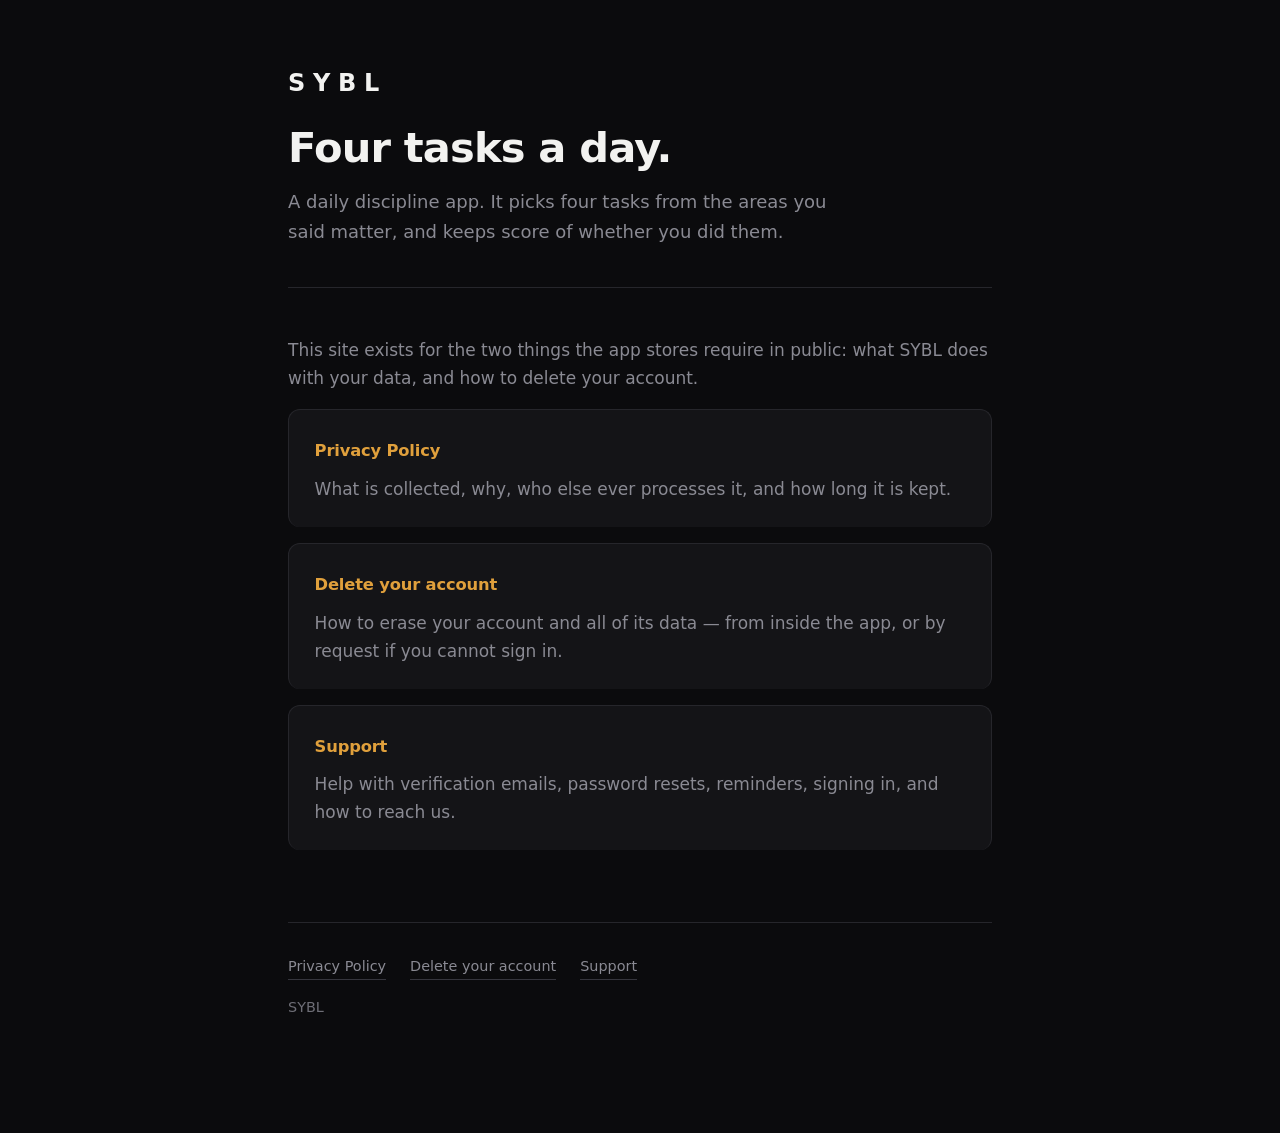
<file: index.html>
<!doctype html>
<html lang="en">
  <head>
    <meta charset="utf-8" />
    <meta name="viewport" content="width=device-width, initial-scale=1" />
    <title>SYBL</title>
    <meta
      name="description"
      content="SYBL — a daily discipline app. Privacy policy and account deletion."
    />
    <link rel="stylesheet" href="style.css" />
  </head>
  <body>
    <a class="skip" href="#main">Skip to content</a>
    <div class="wrap">
      <header class="masthead">
        <p class="wordmark">SYBL</p>
        <h1>Four tasks a day.</h1>
        <p class="lede">
          A daily discipline app. It picks four tasks from the areas you said
          matter, and keeps score of whether you did them.
        </p>
      </header>

      <main id="main">
        <p class="muted">
          This site exists for the two things the app stores require in public:
          what SYBL does with your data, and how to delete your account.
        </p>

        <a class="card card-link" href="privacy/">
          <h2>Privacy Policy</h2>
          <p class="muted">
            What is collected, why, who else ever processes it, and how long it
            is kept.
          </p>
        </a>

        <a class="card card-link" href="delete-account/">
          <h2>Delete your account</h2>
          <p class="muted">
            How to erase your account and all of its data — from inside the app,
            or by request if you cannot sign in.
          </p>
        </a>

        <a class="card card-link" href="support/">
          <h2>Support</h2>
          <p class="muted">
            Help with verification emails, password resets, reminders, signing
            in, and how to reach us.
          </p>
        </a>
      </main>

      <footer>
        <nav>
          <a href="privacy/">Privacy Policy</a>
          <a href="delete-account/">Delete your account</a>
          <a href="support/">Support</a>
        </nav>
        <p>SYBL</p>
      </footer>
    </div>
  </body>
</html>
</file>
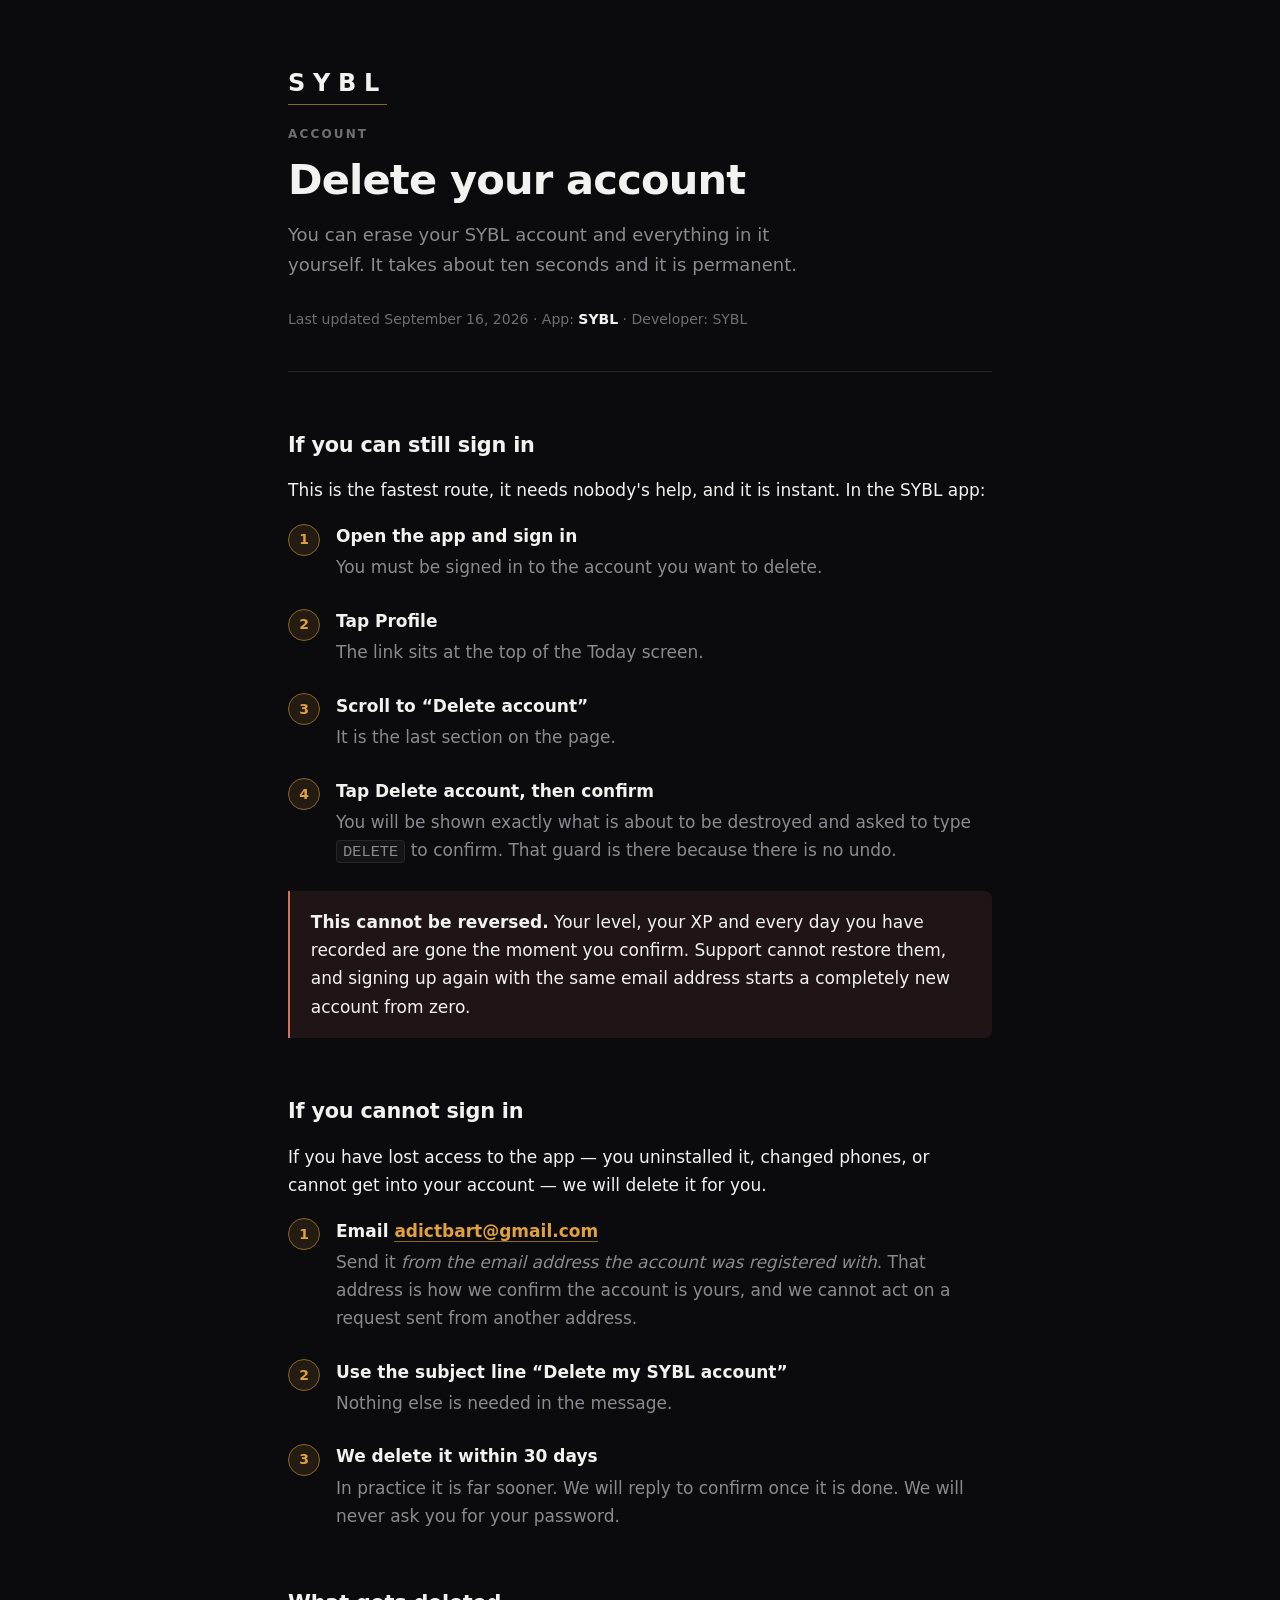
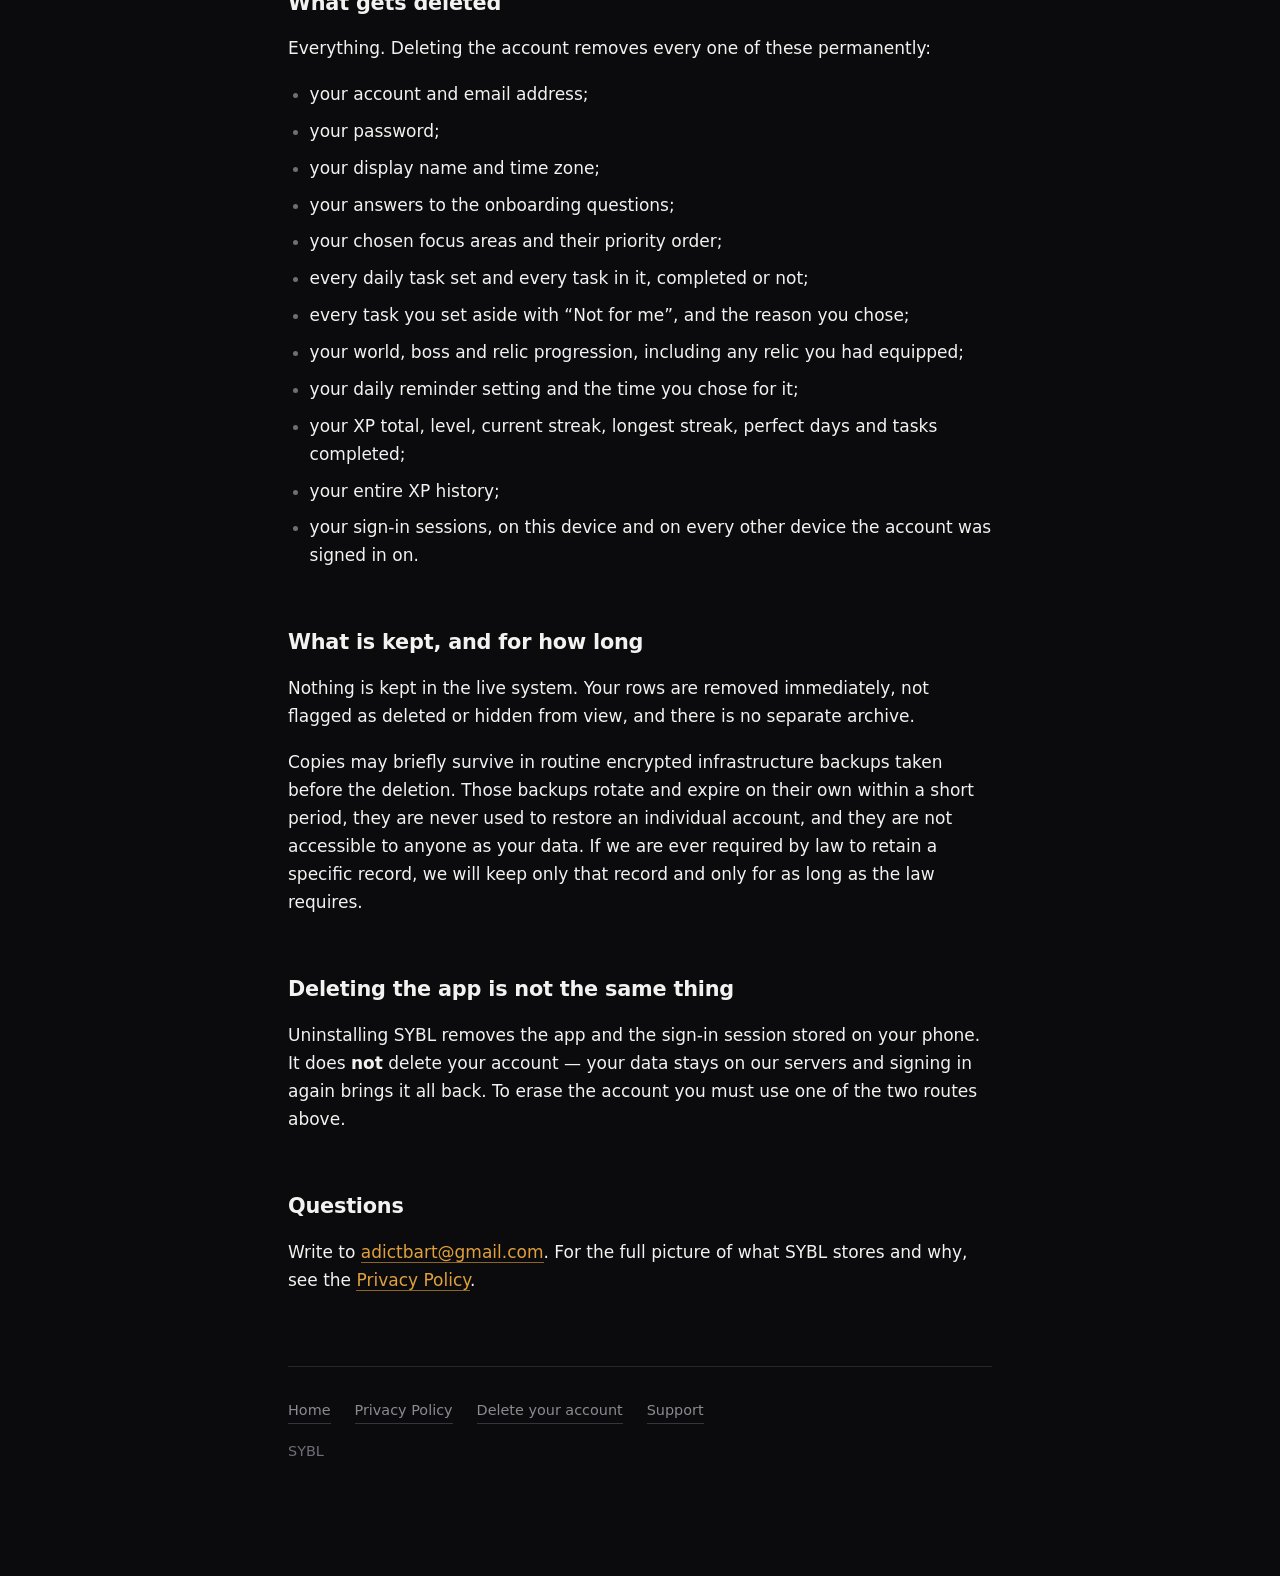
<file: delete-account/index.html>
<!doctype html>
<html lang="en">
  <head>
    <meta charset="utf-8" />
    <meta name="viewport" content="width=device-width, initial-scale=1" />
    <title>Delete your SYBL account</title>
    <meta
      name="description"
      content="How to delete your SYBL account and all of its data, from inside the app or by request."
    />
    <link rel="stylesheet" href="../style.css" />
  </head>
  <body>
    <a class="skip" href="#main">Skip to content</a>
    <div class="wrap">
      <header class="masthead">
        <a class="wordmark" href="../">SYBL</a>
        <p class="eyebrow">Account</p>
        <h1>Delete your account</h1>
        <p class="lede">
          You can erase your SYBL account and everything in it yourself. It
          takes about ten seconds and it is permanent.
        </p>
        <p class="updated">
          Last updated September 16, 2026 · App: <strong>SYBL</strong>
          · Developer: SYBL
        </p>
      </header>

      <main id="main">
        <h2>If you can still sign in</h2>
        <p>
          This is the fastest route, it needs nobody's help, and it is
          instant. In the SYBL app:
        </p>

        <ol class="steps">
          <li>
            <strong>Open the app and sign in</strong>
            <p>You must be signed in to the account you want to delete.</p>
          </li>
          <li>
            <strong>Tap Profile</strong>
            <p>The link sits at the top of the Today screen.</p>
          </li>
          <li>
            <strong>Scroll to &ldquo;Delete account&rdquo;</strong>
            <p>It is the last section on the page.</p>
          </li>
          <li>
            <strong>Tap Delete account, then confirm</strong>
            <p>
              You will be shown exactly what is about to be destroyed and asked
              to type <code>DELETE</code> to confirm. That guard is there
              because there is no undo.
            </p>
          </li>
        </ol>

        <div class="notice warn">
          <p>
            <strong>This cannot be reversed.</strong> Your level, your XP and
            every day you have recorded are gone the moment you confirm.
            Support cannot restore them, and signing up again with the same
            email address starts a completely new account from zero.
          </p>
        </div>

        <h2>If you cannot sign in</h2>
        <p>
          If you have lost access to the app — you uninstalled it, changed
          phones, or cannot get into your account — we will delete it for you.
        </p>
        <ol class="steps">
          <li>
            <strong>Email <a href="mailto:adictbart@gmail.com">adictbart@gmail.com</a></strong>
            <p>
              Send it <em>from the email address the account was registered
              with</em>. That address is how we confirm the account is yours,
              and we cannot act on a request sent from another address.
            </p>
          </li>
          <li>
            <strong>Use the subject line &ldquo;Delete my SYBL account&rdquo;</strong>
            <p>Nothing else is needed in the message.</p>
          </li>
          <li>
            <strong>We delete it within 30 days</strong>
            <p>
              In practice it is far sooner. We will reply to confirm once it is
              done. We will never ask you for your password.
            </p>
          </li>
        </ol>

        <h2>What gets deleted</h2>
        <p>
          Everything. Deleting the account removes every one of these
          permanently:
        </p>
        <ul>
          <li>your account and email address;</li>
          <li>your password;</li>
          <li>your display name and time zone;</li>
          <li>your answers to the onboarding questions;</li>
          <li>your chosen focus areas and their priority order;</li>
          <li>every daily task set and every task in it, completed or not;</li>
          <li>
            every task you set aside with &ldquo;Not for me&rdquo;, and the
            reason you chose;
          </li>
          <li>
            your world, boss and relic progression, including any relic you had
            equipped;
          </li>
          <li>your daily reminder setting and the time you chose for it;</li>
          <li>
            your XP total, level, current streak, longest streak, perfect days
            and tasks completed;
          </li>
          <li>your entire XP history;</li>
          <li>
            your sign-in sessions, on this device and on every other device the
            account was signed in on.
          </li>
        </ul>

        <h2>What is kept, and for how long</h2>
        <p>
          Nothing is kept in the live system. Your rows are removed
          immediately, not flagged as deleted or hidden from view, and there is
          no separate archive.
        </p>
        <p>
          Copies may briefly survive in routine encrypted infrastructure
          backups taken before the deletion. Those backups rotate and expire on
          their own within a short period, they are never used to restore an
          individual account, and they are not accessible to anyone as your
          data. If we are ever required by law to retain a specific record, we
          will keep only that record and only for as long as the law requires.
        </p>

        <h2>Deleting the app is not the same thing</h2>
        <p>
          Uninstalling SYBL removes the app and the sign-in session stored on
          your phone. It does <strong>not</strong> delete your account — your
          data stays on our servers and signing in again brings it all back. To
          erase the account you must use one of the two routes above.
        </p>

        <h2>Questions</h2>
        <p>
          Write to <a href="mailto:adictbart@gmail.com">adictbart@gmail.com</a>. For the full
          picture of what SYBL stores and why, see the
          <a href="../privacy/">Privacy Policy</a>.
        </p>
      </main>

      <footer>
        <nav>
          <a href="../">Home</a>
          <a href="../privacy/">Privacy Policy</a>
          <a href="../delete-account/">Delete your account</a>
          <a href="../support/">Support</a>
        </nav>
        <p>SYBL</p>
      </footer>
    </div>
  </body>
</html>
</file>
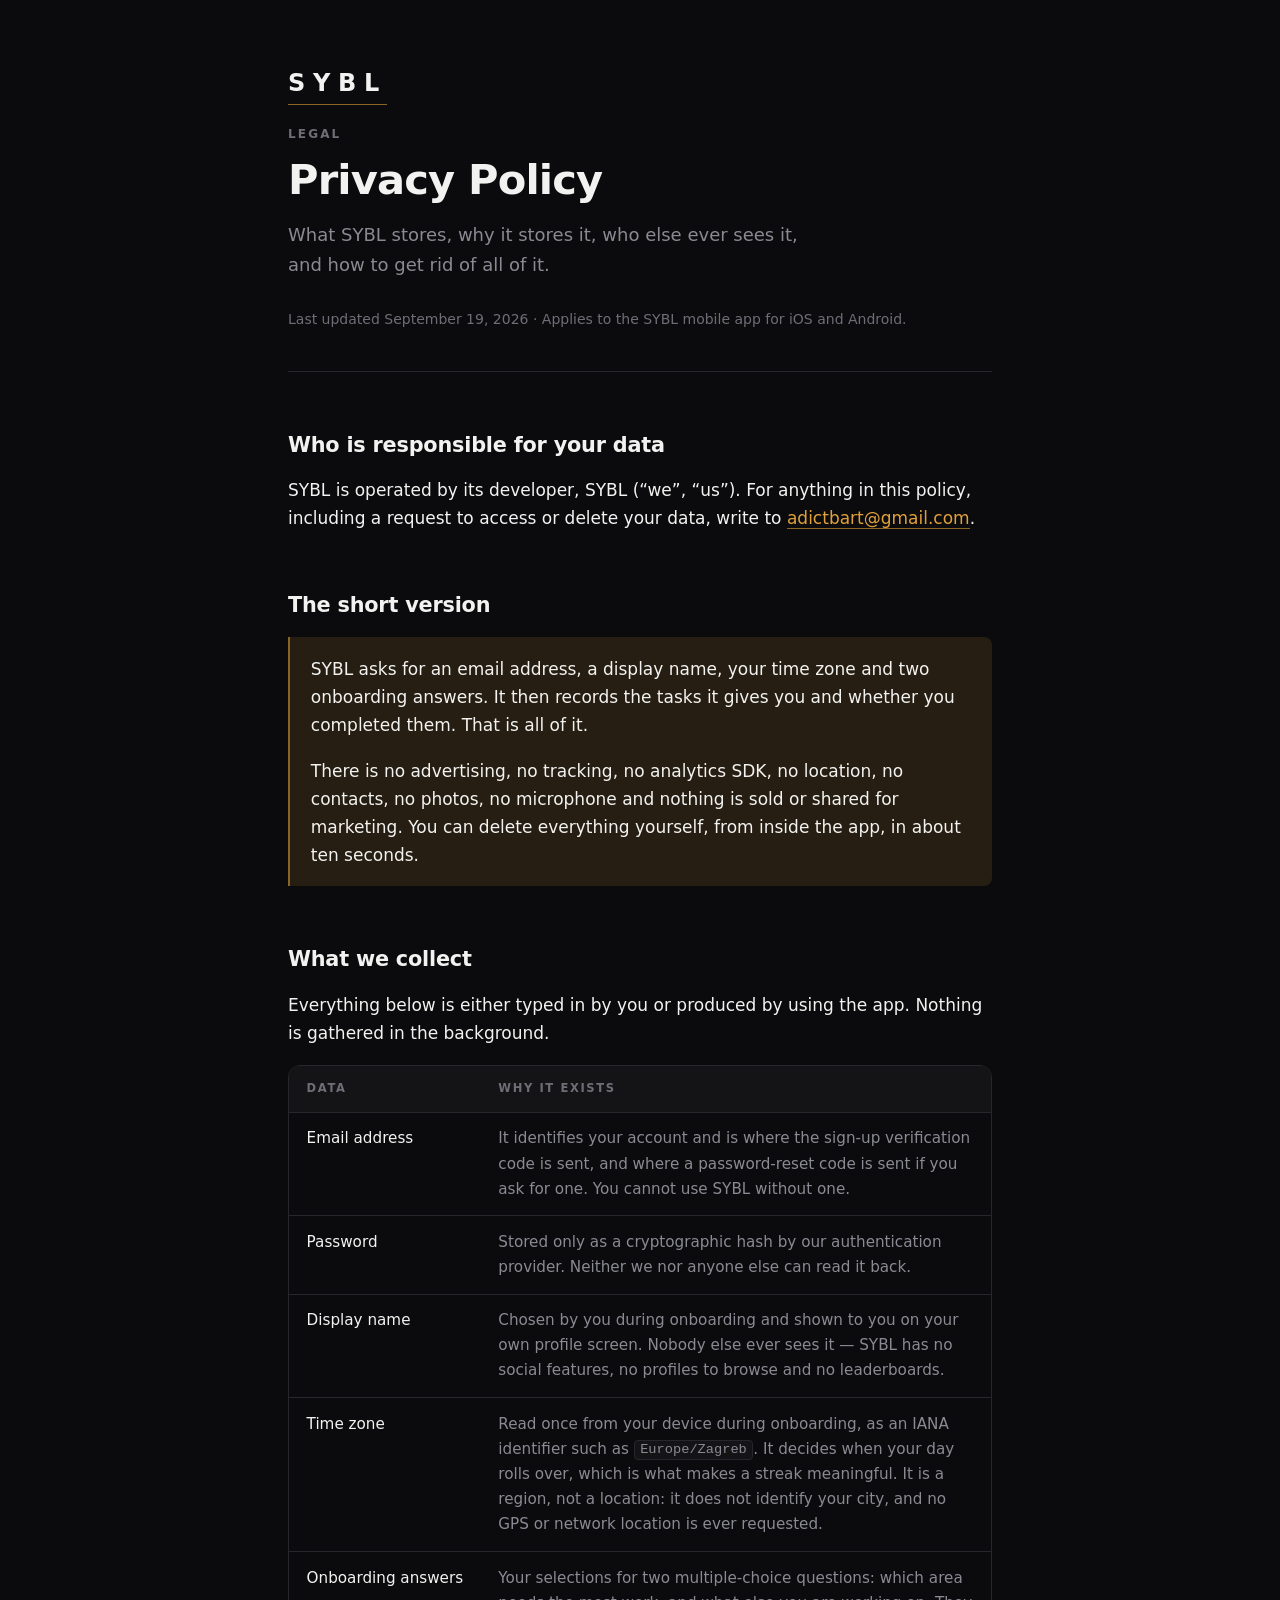
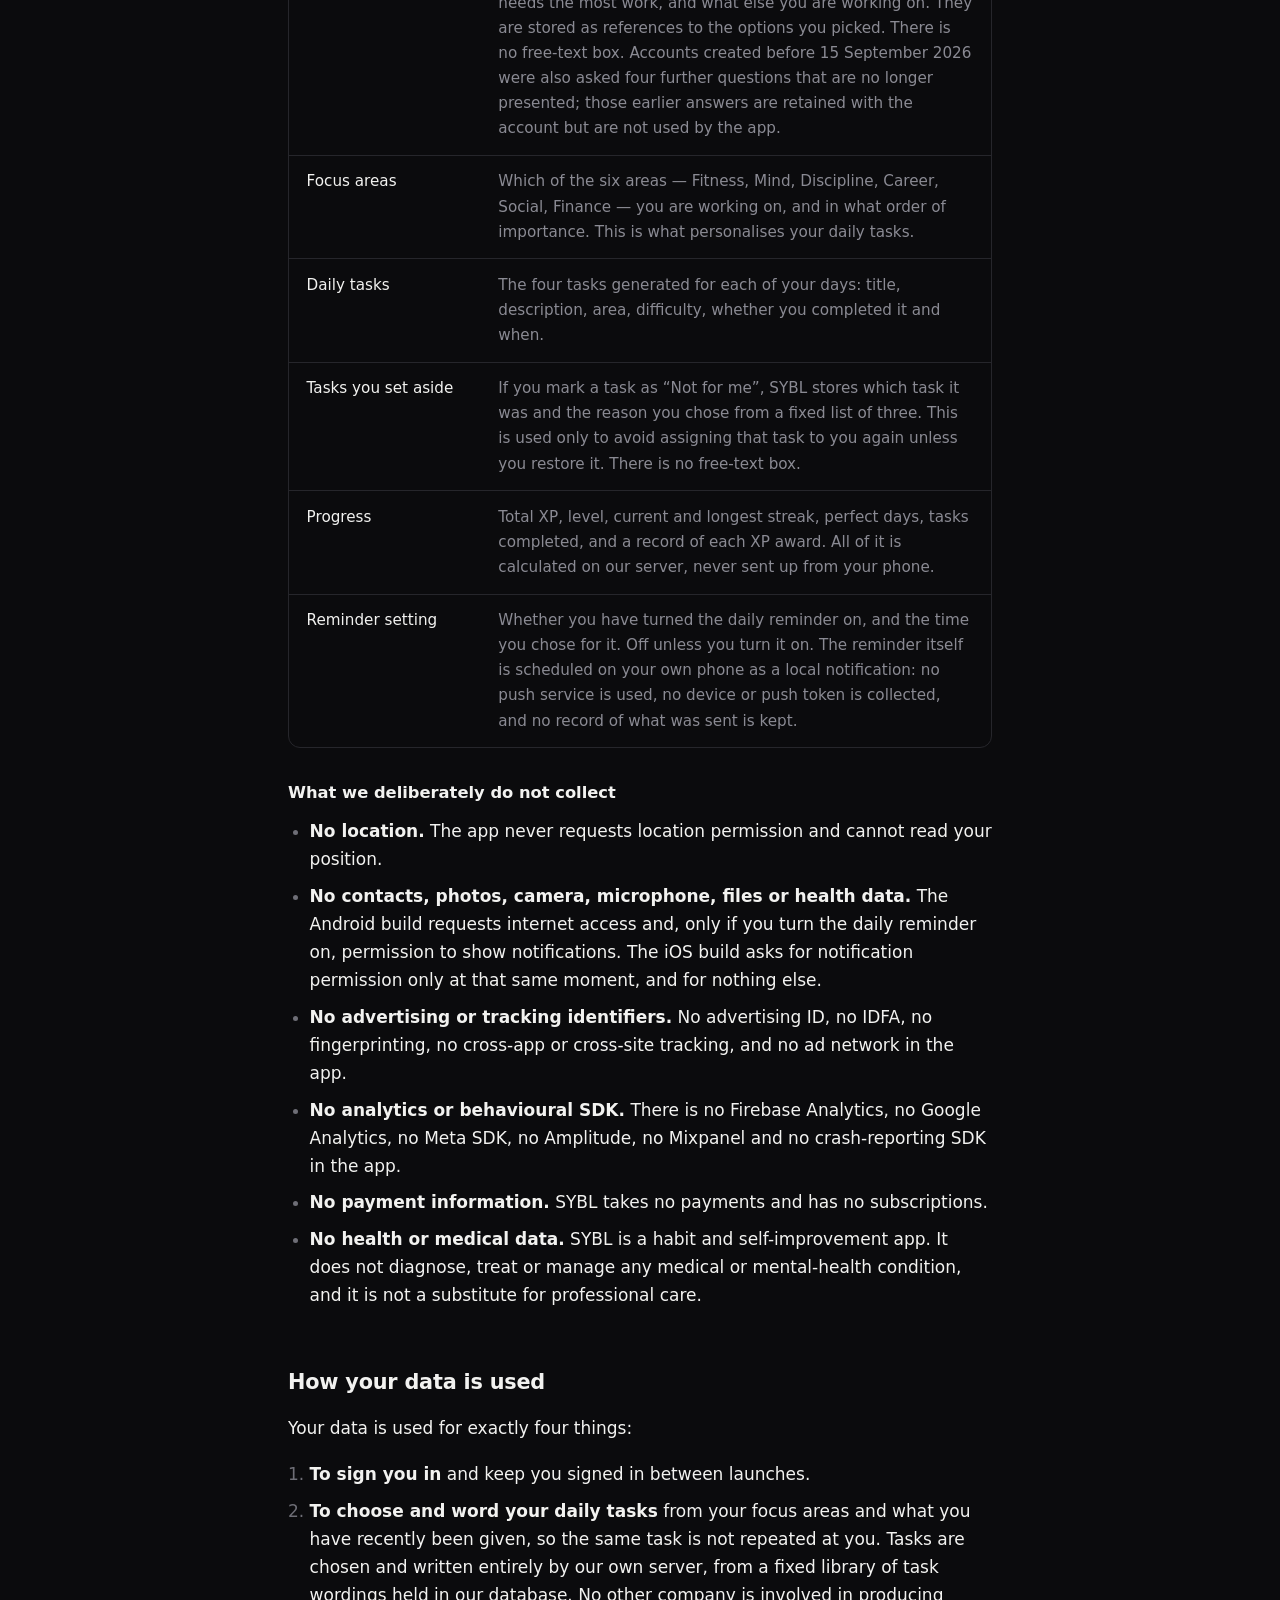
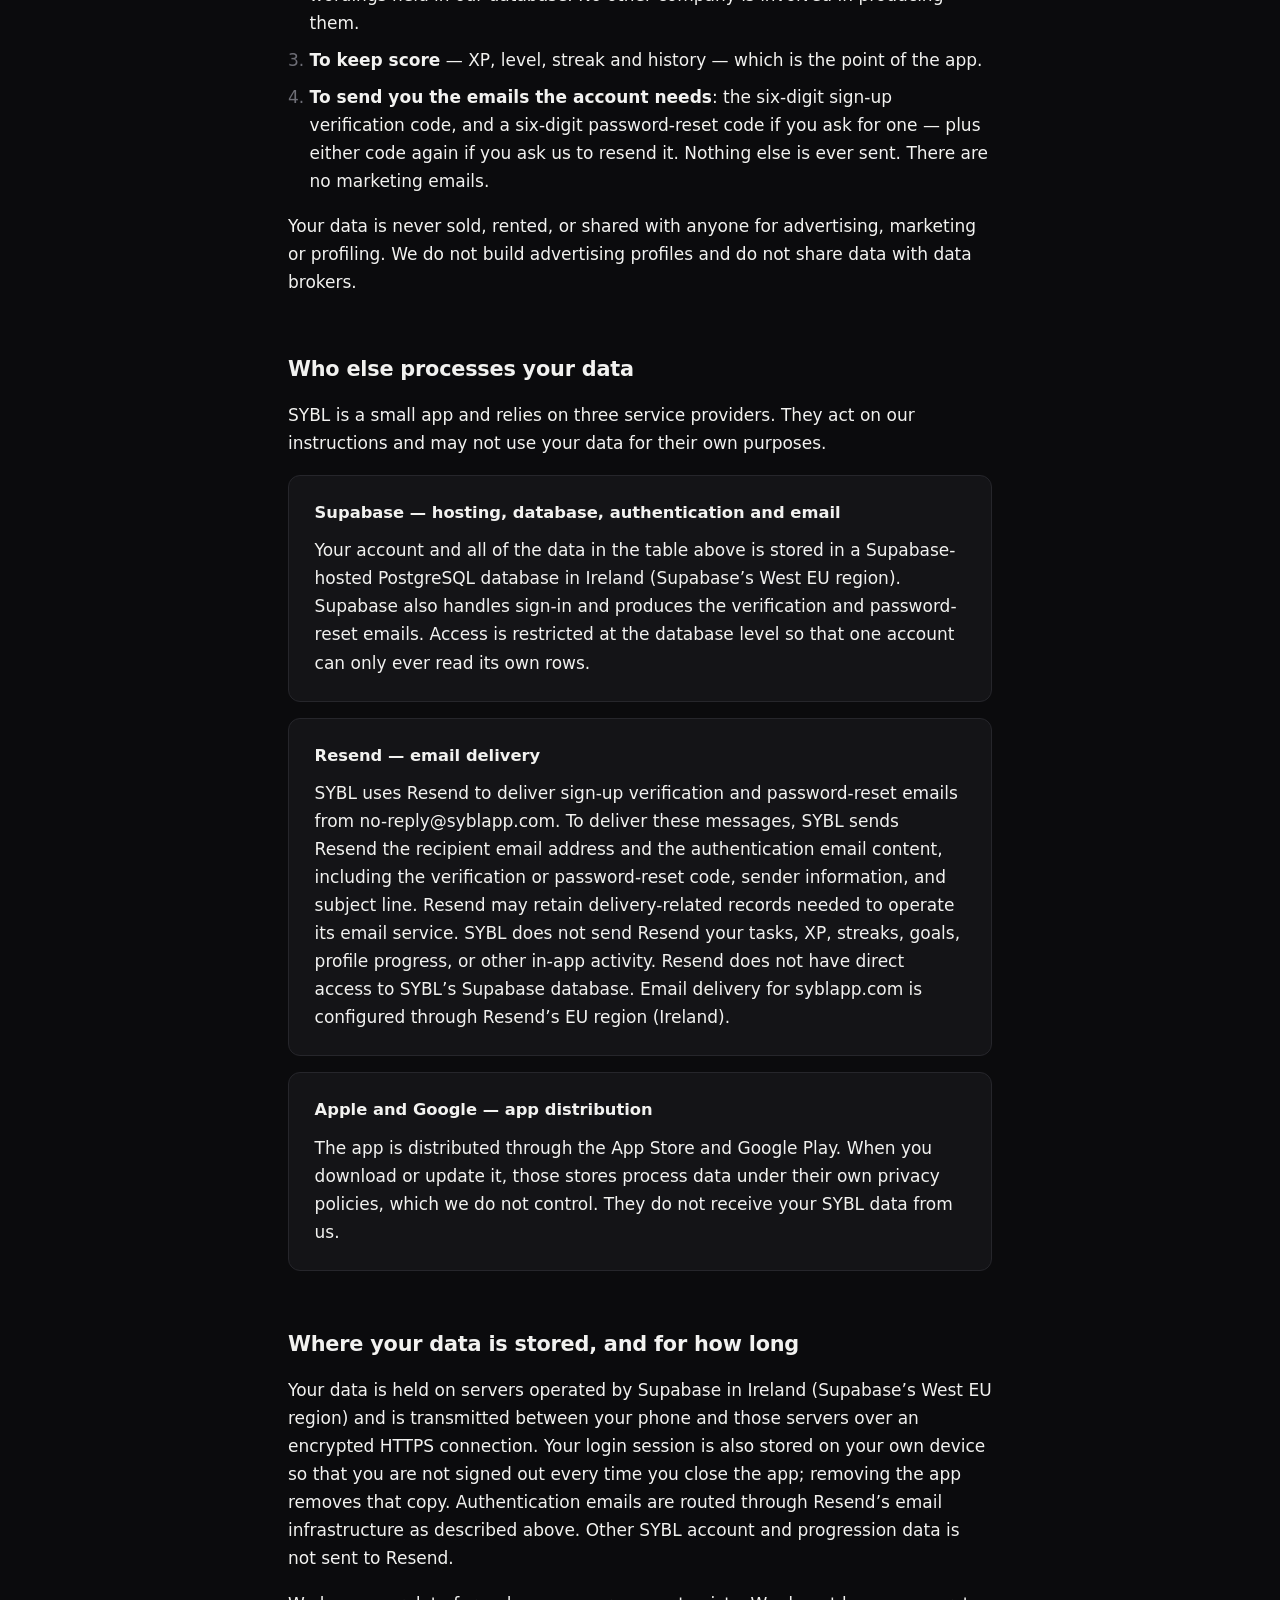
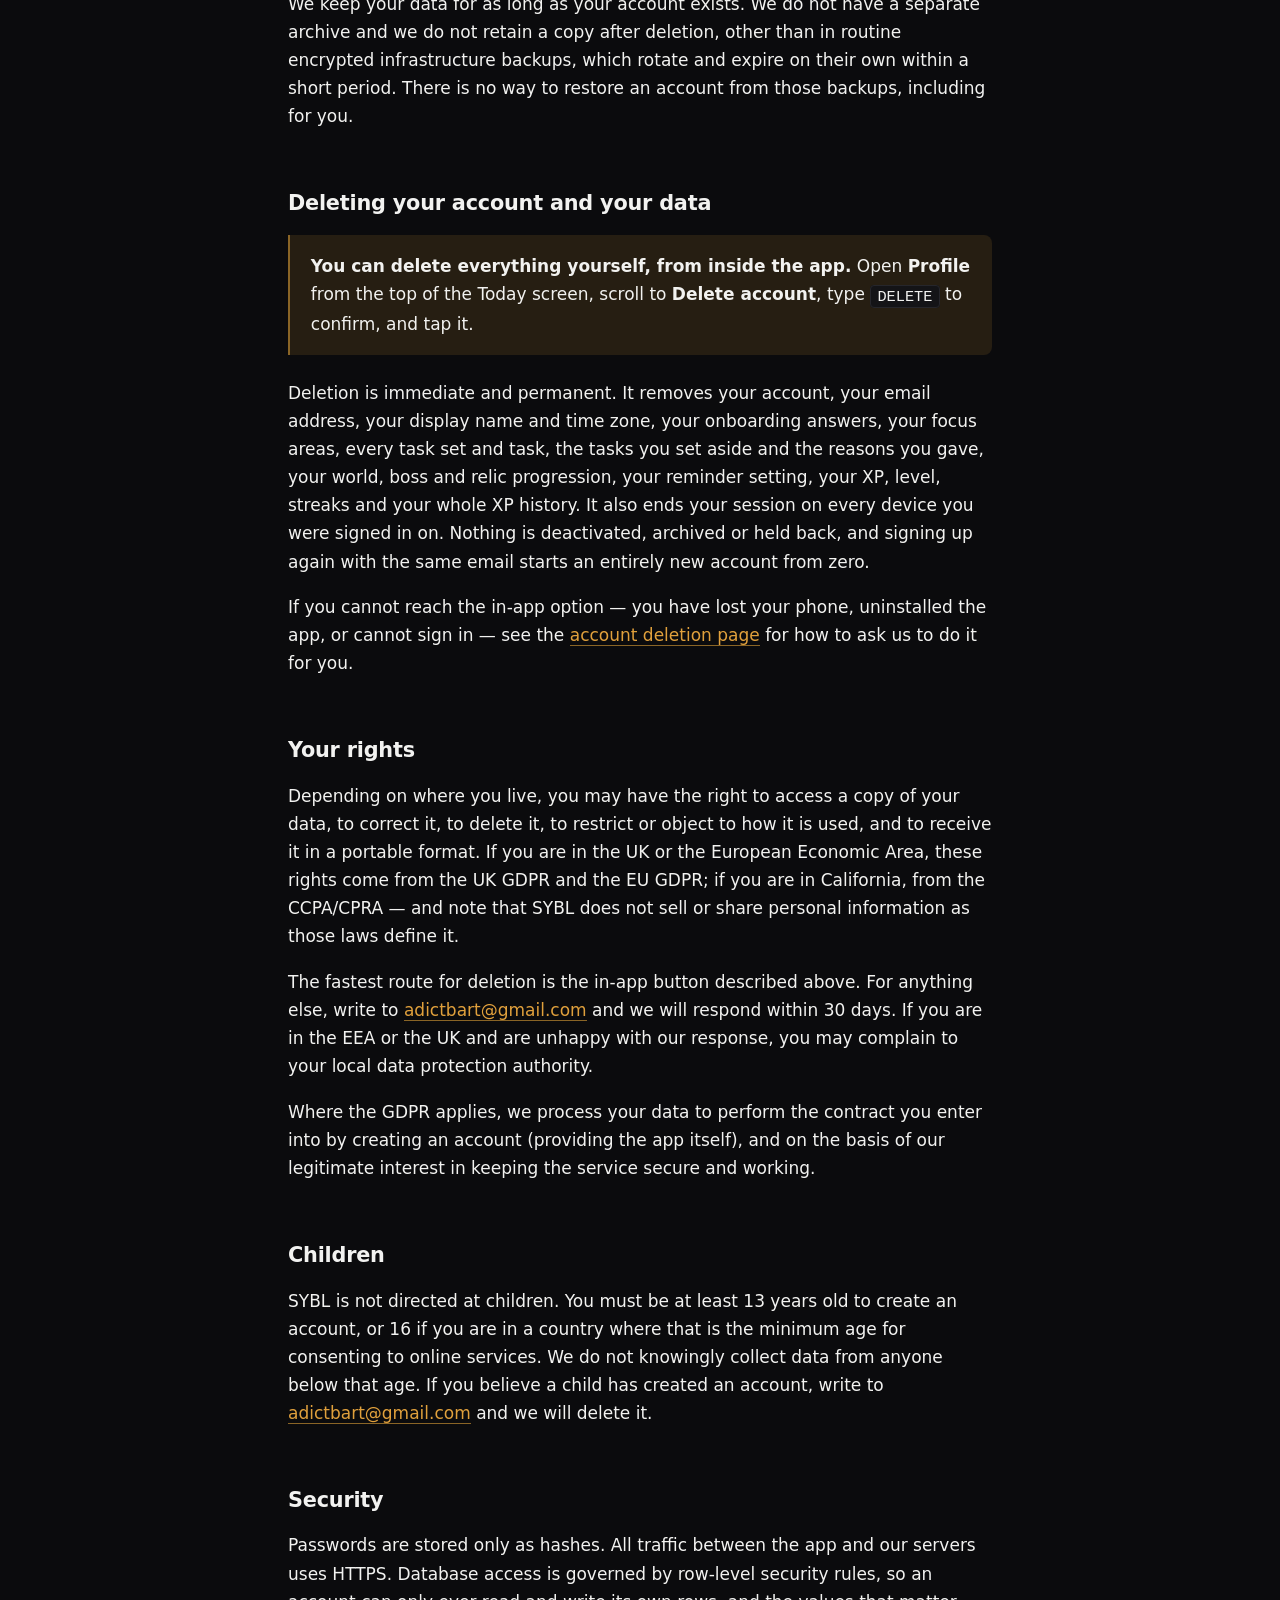
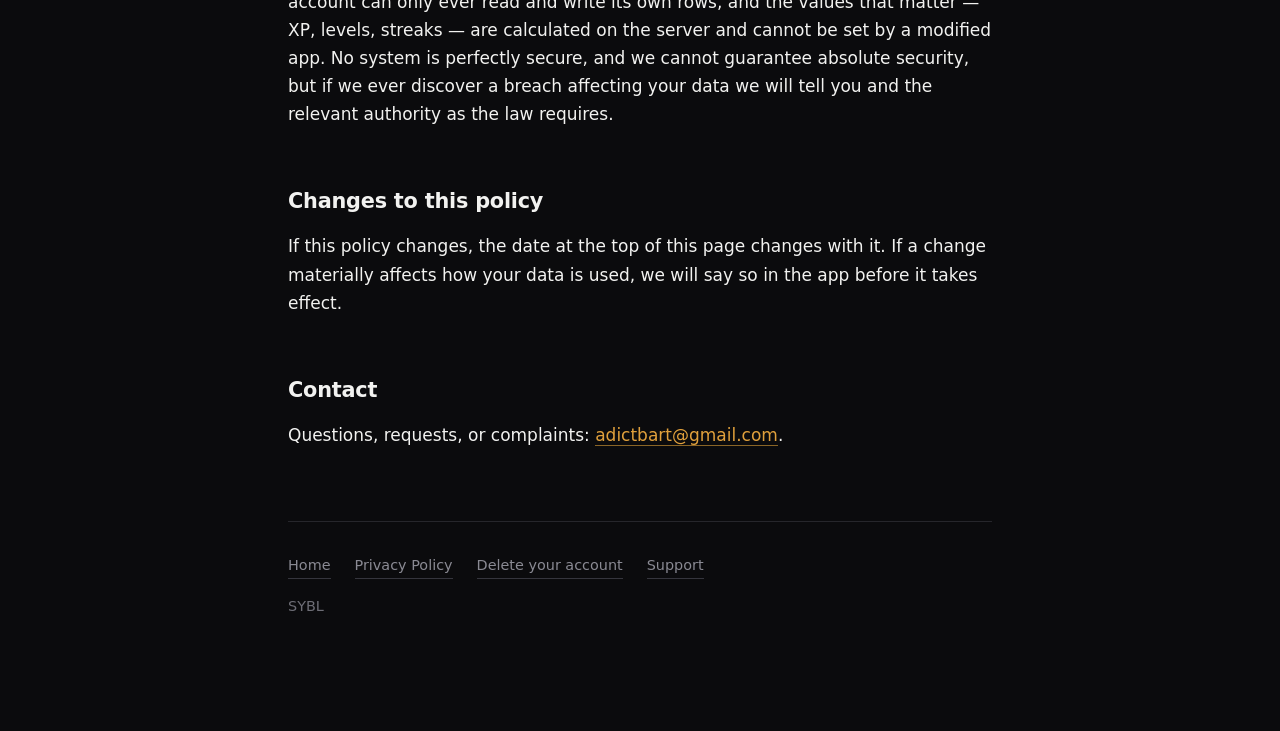
<file: privacy/index.html>
<!doctype html>
<html lang="en">
  <head>
    <meta charset="utf-8" />
    <meta name="viewport" content="width=device-width, initial-scale=1" />
    <title>Privacy Policy — SYBL</title>
    <meta
      name="description"
      content="How SYBL collects, uses, stores and deletes your data."
    />
    <link rel="stylesheet" href="../style.css" />
  </head>
  <body>
    <a class="skip" href="#main">Skip to content</a>
    <div class="wrap">
      <header class="masthead">
        <a class="wordmark" href="../">SYBL</a>
        <p class="eyebrow">Legal</p>
        <h1>Privacy Policy</h1>
        <p class="lede">
          What SYBL stores, why it stores it, who else ever sees it, and how to
          get rid of all of it.
        </p>
        <p class="updated">
          Last updated September 19, 2026 · Applies to the SYBL
          mobile app for iOS and Android.
        </p>
      </header>

      <main id="main">
        <h2>Who is responsible for your data</h2>
        <p>
          SYBL is operated by its developer, SYBL (&ldquo;we&rdquo;,
          &ldquo;us&rdquo;). For anything in this policy, including a request to
          access or delete your data, write to
          <a href="mailto:adictbart@gmail.com">adictbart@gmail.com</a>.
        </p>

        <h2>The short version</h2>
        <div class="notice">
          <p>
            SYBL asks for an email address, a display name, your time zone and
            two onboarding answers. It then records the tasks it gives you and
            whether you completed them. That is all of it.
          </p>
          <p>
            There is no advertising, no tracking, no analytics SDK, no location,
            no contacts, no photos, no microphone and nothing is sold or shared
            for marketing. You can delete everything yourself, from inside the
            app, in about ten seconds.
          </p>
        </div>

        <h2>What we collect</h2>
        <p>
          Everything below is either typed in by you or produced by using the
          app. Nothing is gathered in the background.
        </p>

        <div class="table-scroll">
          <table>
            <thead>
              <tr>
                <th scope="col">Data</th>
                <th scope="col">Why it exists</th>
              </tr>
            </thead>
            <tbody>
              <tr>
                <td>Email address</td>
                <td>
                  It identifies your account and is where the sign-up
                  verification code is sent, and where a password-reset code
                  is sent if you ask for one. You cannot use SYBL without one.
                </td>
              </tr>
              <tr>
                <td>Password</td>
                <td>
                  Stored only as a cryptographic hash by our authentication
                  provider. Neither we nor anyone else can read it back.
                </td>
              </tr>
              <tr>
                <td>Display name</td>
                <td>
                  Chosen by you during onboarding and shown to you on your own
                  profile screen. Nobody else ever sees it — SYBL has no social
                  features, no profiles to browse and no leaderboards.
                </td>
              </tr>
              <tr>
                <td>Time zone</td>
                <td>
                  Read once from your device during onboarding, as an IANA
                  identifier such as <code>Europe/Zagreb</code>. It decides when
                  your day rolls over, which is what makes a streak meaningful.
                  It is a region, not a location: it does not identify your
                  city, and no GPS or network location is ever requested.
                </td>
              </tr>
              <tr>
                <td>Onboarding answers</td>
                <td>
                  Your selections for two multiple-choice questions: which area
                  needs the most work, and what else you are working on. They
                  are stored as references to the options you picked. There is
                  no free-text box. Accounts created before 15 September 2026
                  were also asked four further questions that are no longer
                  presented; those earlier answers are retained with the
                  account but are not used by the app.
                </td>
              </tr>
              <tr>
                <td>Focus areas</td>
                <td>
                  Which of the six areas — Fitness, Mind, Discipline, Career,
                  Social, Finance — you are working on, and in what order of
                  importance. This is what personalises your daily tasks.
                </td>
              </tr>
              <tr>
                <td>Daily tasks</td>
                <td>
                  The four tasks generated for each of your days: title,
                  description, area, difficulty, whether you completed it and
                  when.
                </td>
              </tr>
              <tr>
                <td>Tasks you set aside</td>
                <td>
                  If you mark a task as &ldquo;Not for me&rdquo;, SYBL stores
                  which task it was and the reason you chose from a fixed list
                  of three. This is used only to avoid assigning that task to
                  you again unless you restore it. There is no free-text box.
                </td>
              </tr>
              <tr>
                <td>Progress</td>
                <td>
                  Total XP, level, current and longest streak, perfect days,
                  tasks completed, and a record of each XP award. All of it is
                  calculated on our server, never sent up from your phone.
                </td>
              </tr>
              <tr>
                <td>Reminder setting</td>
                <td>
                  Whether you have turned the daily reminder on, and the time
                  you chose for it. Off unless you turn it on. The reminder
                  itself is scheduled on your own phone as a local
                  notification: no push service is used, no device or push
                  token is collected, and no record of what was sent is kept.
                </td>
              </tr>
            </tbody>
          </table>
        </div>

        <h3>What we deliberately do not collect</h3>
        <ul>
          <li>
            <strong>No location.</strong> The app never requests location
            permission and cannot read your position.
          </li>
          <li>
            <strong>No contacts, photos, camera, microphone, files or health
            data.</strong> The Android build requests internet access and, only
            if you turn the daily reminder on, permission to show
            notifications. The iOS build asks for notification permission only
            at that same moment, and for nothing else.
          </li>
          <li>
            <strong>No advertising or tracking identifiers.</strong> No
            advertising ID, no IDFA, no fingerprinting, no cross-app or
            cross-site tracking, and no ad network in the app.
          </li>
          <li>
            <strong>No analytics or behavioural SDK.</strong> There is no
            Firebase Analytics, no Google Analytics, no Meta SDK, no Amplitude,
            no Mixpanel and no crash-reporting SDK in the app.
          </li>
          <li>
            <strong>No payment information.</strong> SYBL takes no payments and
            has no subscriptions.
          </li>
          <li>
            <strong>No health or medical data.</strong> SYBL is a habit and
            self-improvement app. It does not diagnose, treat or manage any
            medical or mental-health condition, and it is not a substitute for
            professional care.
          </li>
        </ul>

        <h2>How your data is used</h2>
        <p>Your data is used for exactly four things:</p>
        <ol>
          <li>
            <strong>To sign you in</strong> and keep you signed in between
            launches.
          </li>
          <li>
            <strong>To choose and word your daily tasks</strong> from your focus
            areas and what you have recently been given, so the same task is
            not repeated at you. Tasks are chosen
            and written entirely by our own server, from a fixed library of
            task wordings held in our database. No other company is involved
            in producing them.
          </li>
          <li>
            <strong>To keep score</strong> — XP, level, streak and history —
            which is the point of the app.
          </li>
          <li>
            <strong>To send you the emails the account needs</strong>: the
            six-digit sign-up verification code, and a six-digit password-reset
            code if you ask for one — plus either code again if you ask us to
            resend it. Nothing else is ever sent. There are no marketing emails.
          </li>
        </ol>
        <p>
          Your data is never sold, rented, or shared with anyone for
          advertising, marketing or profiling. We do not build advertising
          profiles and do not share data with data brokers.
        </p>

        <h2>Who else processes your data</h2>
        <p>
          SYBL is a small app and relies on three service providers. They act
          on our instructions and may not use your data for their own
          purposes.
        </p>

        <div class="card">
          <h3>Supabase — hosting, database, authentication and email</h3>
          <p>
            Your account and all of the data in the table above is stored in a
            Supabase-hosted PostgreSQL database in Ireland
            (Supabase&rsquo;s West EU region). Supabase also handles sign-in
            and produces the verification and password-reset emails. Access is
            restricted at the database level so that one account can only ever
            read its own rows.
          </p>
        </div>

        <div class="card">
          <h3>Resend — email delivery</h3>
          <p>
            SYBL uses Resend to deliver sign-up verification and password-reset
            emails from no-reply@syblapp.com. To deliver these messages, SYBL
            sends Resend the recipient email address and the authentication
            email content, including the verification or password-reset code,
            sender information, and subject line. Resend may retain
            delivery-related records needed to operate its email service. SYBL
            does not send Resend your tasks, XP, streaks, goals, profile
            progress, or other in-app activity. Resend does not have direct
            access to SYBL&rsquo;s Supabase database. Email delivery for
            syblapp.com is configured through Resend&rsquo;s EU region
            (Ireland).
          </p>
        </div>

        <div class="card">
          <h3>Apple and Google — app distribution</h3>
          <p>
            The app is distributed through the App Store and Google Play. When
            you download or update it, those stores process data under their own
            privacy policies, which we do not control. They do not receive your
            SYBL data from us.
          </p>
        </div>

        <h2>Where your data is stored, and for how long</h2>
        <p>
          Your data is held on servers operated by Supabase in Ireland
          (Supabase&rsquo;s West EU region) and is transmitted between your
          phone and those servers over an encrypted HTTPS connection. Your login
          session is also stored on your own device so that you are not signed
          out every time you close the app; removing the app removes that copy.
          Authentication emails are routed through Resend&rsquo;s email
          infrastructure as described above. Other SYBL account and progression
          data is not sent to Resend.
        </p>
        <p>
          We keep your data for as long as your account exists. We do not have a
          separate archive and we do not retain a copy after deletion, other
          than in routine encrypted infrastructure backups, which rotate and
          expire on their own within a short period. There is no way to restore
          an account from those backups, including for you.
        </p>

        <h2>Deleting your account and your data</h2>
        <div class="notice">
          <p>
            <strong>You can delete everything yourself, from inside the app.</strong>
            Open <strong>Profile</strong> from the top of the Today screen,
            scroll to <strong>Delete account</strong>, type
            <code>DELETE</code> to confirm, and tap it.
          </p>
        </div>
        <p>
          Deletion is immediate and permanent. It removes your account, your
          email address, your display name and time zone, your onboarding
          answers, your focus areas, every task set and task, the tasks you set
          aside and the reasons you gave, your world, boss and relic
          progression, your reminder setting, your XP, level, streaks and your
          whole XP history. It also ends your session on every device you were
          signed in on. Nothing is deactivated, archived or held
          back, and signing up again with the same email starts an entirely new
          account from zero.
        </p>
        <p>
          If you cannot reach the in-app option — you have lost your phone,
          uninstalled the app, or cannot sign in — see the
          <a href="../delete-account/">account deletion page</a> for how to ask
          us to do it for you.
        </p>

        <h2>Your rights</h2>
        <p>
          Depending on where you live, you may have the right to access a copy
          of your data, to correct it, to delete it, to restrict or object to
          how it is used, and to receive it in a portable format. If you are in
          the UK or the European Economic Area, these rights come from the
          UK&nbsp;GDPR and the EU&nbsp;GDPR; if you are in California, from the
          CCPA/CPRA — and note that SYBL does not sell or share personal
          information as those laws define it.
        </p>
        <p>
          The fastest route for deletion is the in-app button described above.
          For anything else, write to
          <a href="mailto:adictbart@gmail.com">adictbart@gmail.com</a> and we will respond within
          30 days. If you are in the EEA or the UK and are unhappy with our
          response, you may complain to your local data protection authority.
        </p>
        <p>
          Where the GDPR applies, we process your data to perform the contract
          you enter into by creating an account (providing the app itself), and
          on the basis of our legitimate interest in keeping the service secure
          and working.
        </p>

        <h2>Children</h2>
        <p>
          SYBL is not directed at children. You must be at least 13 years old to
          create an account, or 16 if you are in a country where that is the
          minimum age for consenting to online services. We do not knowingly
          collect data from anyone below that age. If you believe a child has
          created an account, write to
          <a href="mailto:adictbart@gmail.com">adictbart@gmail.com</a> and we will delete it.
        </p>

        <h2>Security</h2>
        <p>
          Passwords are stored only as hashes. All traffic between the app and
          our servers uses HTTPS. Database access is governed by row-level
          security rules, so an account can only ever read and write its own
          rows, and the values that matter — XP, levels, streaks — are
          calculated on the server and cannot be set by a modified app. No
          system is perfectly secure, and we cannot guarantee absolute security,
          but if we ever discover a breach affecting your data we will tell you
          and the relevant authority as the law requires.
        </p>

        <h2>Changes to this policy</h2>
        <p>
          If this policy changes, the date at the top of this page changes with
          it. If a change materially affects how your data is used, we will say
          so in the app before it takes effect.
        </p>

        <h2>Contact</h2>
        <p>
          Questions, requests, or complaints:
          <a href="mailto:adictbart@gmail.com">adictbart@gmail.com</a>.
        </p>
      </main>

      <footer>
        <nav>
          <a href="../">Home</a>
          <a href="../privacy/">Privacy Policy</a>
          <a href="../delete-account/">Delete your account</a>
          <a href="../support/">Support</a>
        </nav>
        <p>SYBL</p>
      </footer>
    </div>
  </body>
</html>
</file>
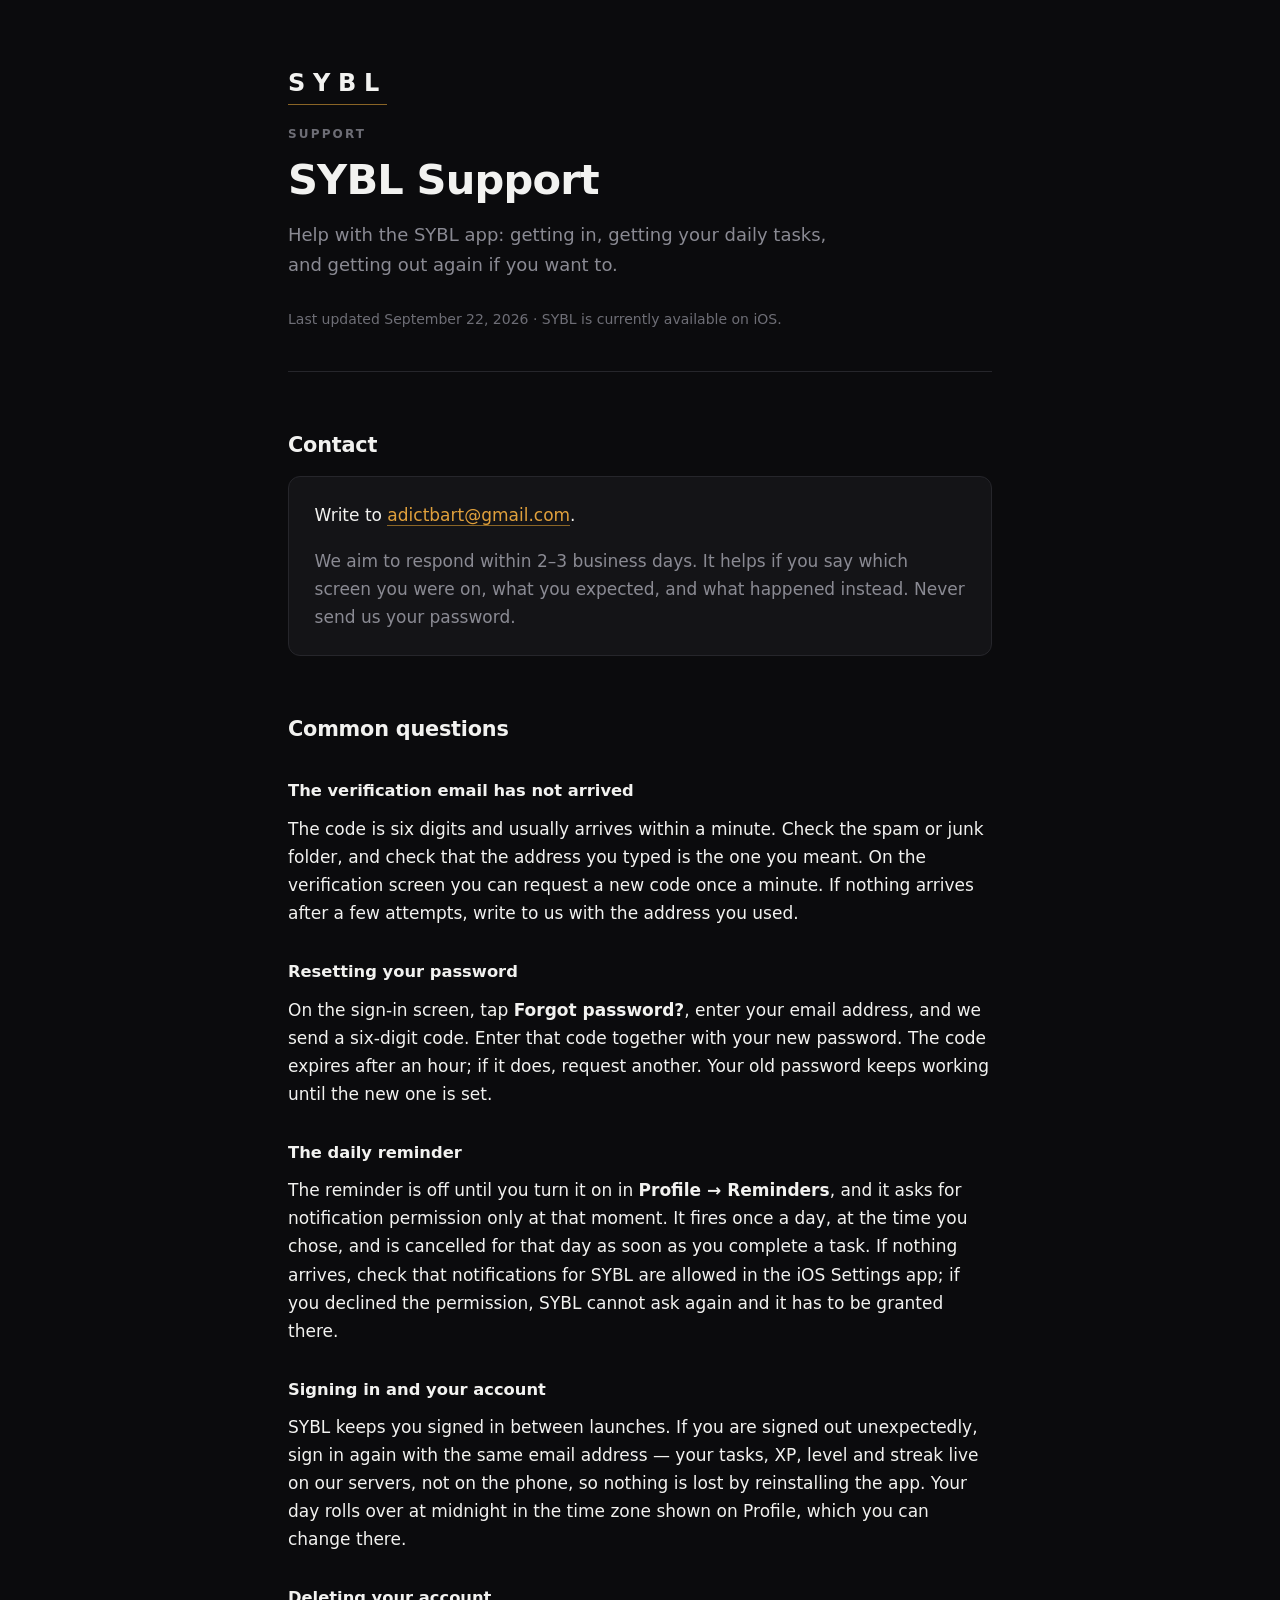
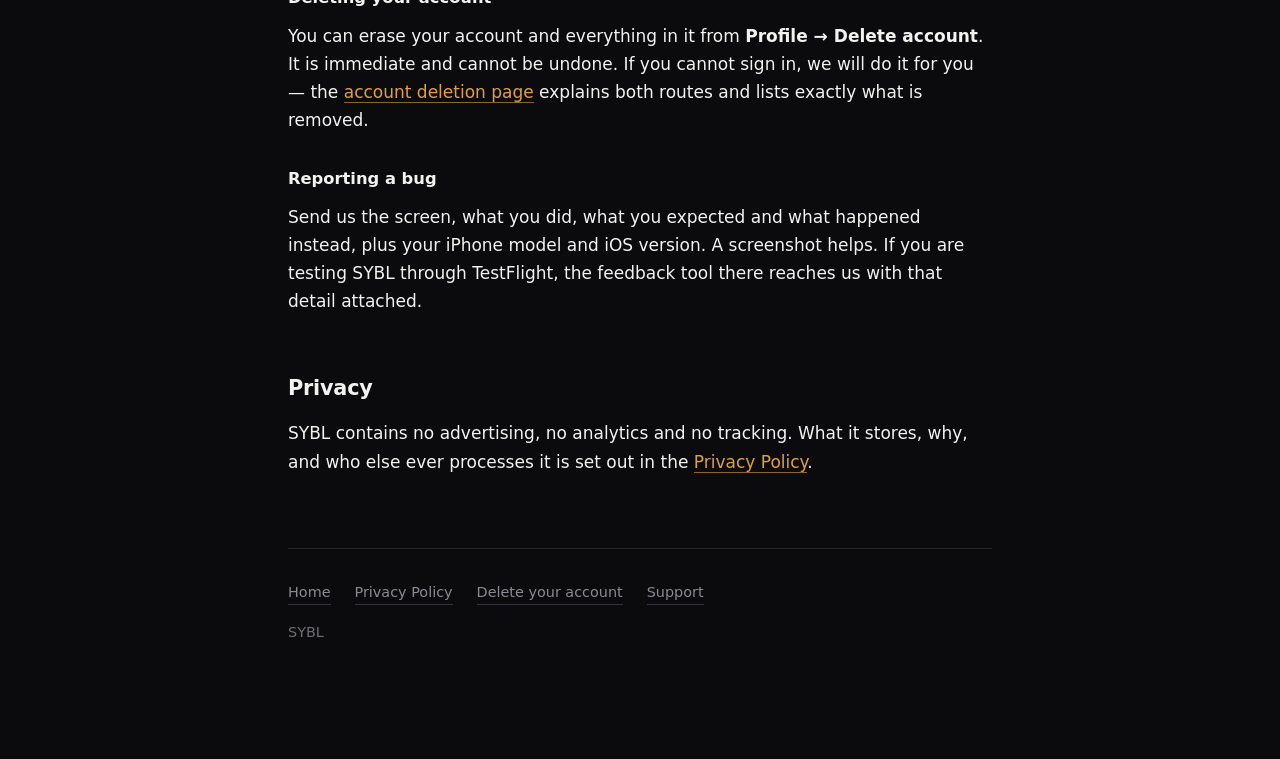
<file: support/index.html>
<!doctype html>
<html lang="en">
  <head>
    <meta charset="utf-8" />
    <meta name="viewport" content="width=device-width, initial-scale=1" />
    <title>SYBL Support</title>
    <meta
      name="description"
      content="Help with SYBL: verification emails, password resets, reminders, sign-in, account deletion and bug reports."
    />
    <link rel="stylesheet" href="../style.css" />
  </head>
  <body>
    <a class="skip" href="#main">Skip to content</a>
    <div class="wrap">
      <header class="masthead">
        <a class="wordmark" href="../">SYBL</a>
        <p class="eyebrow">Support</p>
        <h1>SYBL Support</h1>
        <p class="lede">
          Help with the SYBL app: getting in, getting your daily tasks, and
          getting out again if you want to.
        </p>
        <p class="updated">
          Last updated September 22, 2026 · SYBL is currently available on iOS.
        </p>
      </header>

      <main id="main">
        <h2>Contact</h2>
        <div class="card">
          <p>
            Write to
            <a href="mailto:adictbart@gmail.com">adictbart@gmail.com</a>.
          </p>
          <p class="muted">
            We aim to respond within 2–3 business days. It helps if you say
            which screen you were on, what you expected, and what happened
            instead. Never send us your password.
          </p>
        </div>

        <h2>Common questions</h2>

        <h3>The verification email has not arrived</h3>
        <p>
          The code is six digits and usually arrives within a minute. Check the
          spam or junk folder, and check that the address you typed is the one
          you meant. On the verification screen you can request a new code once
          a minute. If nothing arrives after a few attempts, write to us with
          the address you used.
        </p>

        <h3>Resetting your password</h3>
        <p>
          On the sign-in screen, tap <strong>Forgot password?</strong>, enter
          your email address, and we send a six-digit code. Enter that code
          together with your new password. The code expires after an hour; if it
          does, request another. Your old password keeps working until the new
          one is set.
        </p>

        <h3>The daily reminder</h3>
        <p>
          The reminder is off until you turn it on in
          <strong>Profile → Reminders</strong>, and it asks for notification
          permission only at that moment. It fires once a day, at the time you
          chose, and is cancelled for that day as soon as you complete a task.
          If nothing arrives, check that notifications for SYBL are allowed in
          the iOS Settings app; if you declined the permission, SYBL cannot ask
          again and it has to be granted there.
        </p>

        <h3>Signing in and your account</h3>
        <p>
          SYBL keeps you signed in between launches. If you are signed out
          unexpectedly, sign in again with the same email address — your tasks,
          XP, level and streak live on our servers, not on the phone, so
          nothing is lost by reinstalling the app. Your day rolls over at
          midnight in the time zone shown on Profile, which you can change
          there.
        </p>

        <h3>Deleting your account</h3>
        <p>
          You can erase your account and everything in it from
          <strong>Profile → Delete account</strong>. It is immediate and cannot
          be undone. If you cannot sign in, we will do it for you — the
          <a href="../delete-account/">account deletion page</a> explains both
          routes and lists exactly what is removed.
        </p>

        <h3>Reporting a bug</h3>
        <p>
          Send us the screen, what you did, what you expected and what happened
          instead, plus your iPhone model and iOS version. A screenshot helps.
          If you are testing SYBL through TestFlight, the feedback tool there
          reaches us with that detail attached.
        </p>

        <h2>Privacy</h2>
        <p>
          SYBL contains no advertising, no analytics and no tracking. What it
          stores, why, and who else ever processes it is set out in the
          <a href="../privacy/">Privacy Policy</a>.
        </p>
      </main>

      <footer>
        <nav>
          <a href="../">Home</a>
          <a href="../privacy/">Privacy Policy</a>
          <a href="../delete-account/">Delete your account</a>
          <a href="../support/">Support</a>
        </nav>
        <p>SYBL</p>
      </footer>
    </div>
  </body>
</html>
</file>
<file: style.css>
/*
 * SYBL public pages.
 *
 * The palette is lifted from src/theme/colors.ts so the store-facing pages and
 * the app look like the same product. Dark, high contrast, one scarce amber.
 *
 * Deliberately self-contained: no web fonts, no analytics, no third-party
 * requests of any kind. A privacy policy that phones home is a bad privacy
 * policy, and this way the pages are also fast and work offline once cached.
 */

:root {
  --background: #0b0b0d;
  --surface: #141417;
  --border: #26262b;
  --border-strong: #35353d;
  --text: #f2f2f0;
  --text-muted: #8a8a93;
  --text-faint: #6e6e76;
  --accent: #e0a03c;
  --accent-dim: #8a6526;
  --accent-soft: rgba(224, 160, 60, 0.12);
  --danger: #d9705f;
  --danger-soft: rgba(217, 112, 95, 0.1);
  color-scheme: dark;
}

*,
*::before,
*::after {
  box-sizing: border-box;
}

html {
  -webkit-text-size-adjust: 100%;
}

body {
  margin: 0;
  padding: 0 1.5rem 6rem;
  background: var(--background);
  color: var(--text);
  font-family: ui-sans-serif, system-ui, -apple-system, "Segoe UI", Roboto,
    "Helvetica Neue", Arial, sans-serif;
  font-size: 1.0625rem;
  line-height: 1.65;
  -webkit-font-smoothing: antialiased;
}

.wrap {
  max-width: 44rem;
  margin: 0 auto;
}

/* ---------------------------------------------------------------- masthead */

header.masthead {
  padding: 4rem 0 2.5rem;
  border-bottom: 1px solid var(--border);
  margin-bottom: 3rem;
}

.wordmark {
  display: inline-block;
  font-size: 1.5rem;
  font-weight: 700;
  letter-spacing: 0.32em;
  text-transform: uppercase;
  color: var(--text);
  text-decoration: none;
  margin: 0 0 1.25rem;
}

.wordmark:hover,
.wordmark:focus-visible {
  color: var(--accent);
}

.eyebrow {
  font-size: 0.75rem;
  font-weight: 600;
  letter-spacing: 0.18em;
  text-transform: uppercase;
  color: var(--text-faint);
  margin: 0 0 0.75rem;
}

h1 {
  font-size: clamp(1.9rem, 5vw, 2.6rem);
  line-height: 1.15;
  letter-spacing: -0.02em;
  margin: 0 0 1rem;
}

.lede {
  font-size: 1.125rem;
  color: var(--text-muted);
  margin: 0;
  max-width: 34rem;
}

.updated {
  font-size: 0.875rem;
  color: var(--text-faint);
  margin: 1.75rem 0 0;
}

/* ------------------------------------------------------------------ blocks */

h2 {
  font-size: 1.3rem;
  letter-spacing: -0.01em;
  margin: 3.25rem 0 0.9rem;
  padding-top: 0.25rem;
}

h3 {
  font-size: 1.02rem;
  margin: 2rem 0 0.6rem;
  color: var(--text);
}

p {
  margin: 0 0 1.1rem;
}

ul,
ol {
  margin: 0 0 1.1rem;
  padding-left: 1.35rem;
}

li {
  margin-bottom: 0.55rem;
}

li::marker {
  color: var(--text-faint);
}

strong {
  color: var(--text);
  font-weight: 600;
}

.muted {
  color: var(--text-muted);
}

a {
  color: var(--accent);
  text-decoration: none;
  border-bottom: 1px solid var(--accent-dim);
}

a:hover,
a:focus-visible {
  border-bottom-color: var(--accent);
}

:focus-visible {
  outline: 2px solid var(--accent);
  outline-offset: 3px;
  border-radius: 2px;
}

code {
  font-family: ui-monospace, SFMono-Regular, "SF Mono", Menlo, Consolas, monospace;
  font-size: 0.9em;
  background: var(--surface);
  border: 1px solid var(--border);
  border-radius: 4px;
  padding: 0.1em 0.4em;
}

hr {
  border: 0;
  border-top: 1px solid var(--border);
  margin: 3.5rem 0;
}

/* ------------------------------------------------------------------- cards */

.card {
  background: var(--surface);
  border: 1px solid var(--border);
  border-radius: 12px;
  padding: 1.5rem 1.6rem;
  margin: 0 0 1rem;
}

/*
 * A card heading keeps the card's own size whatever its level in the document
 * outline, so the outline can stay correct without the design shifting.
 */
.card h2,
.card h3 {
  margin-top: 0;
}

.card h2 {
  font-size: 1.02rem;
  margin-bottom: 0.6rem;
}

.card p:last-child,
.card ul:last-child,
.card ol:last-child {
  margin-bottom: 0;
}

.card-link {
  display: block;
  text-decoration: none;
  border-bottom: 0;
  color: inherit;
  transition: border-color 120ms ease, background 120ms ease;
}

.card-link:hover,
.card-link:focus-visible {
  border-color: var(--border-strong);
  background: #17171b;
}

.card-link h2,
.card-link h3 {
  color: var(--accent);
}

.notice {
  border-left: 2px solid var(--accent-dim);
  background: var(--accent-soft);
  border-radius: 0 8px 8px 0;
  padding: 1.1rem 1.3rem;
  margin: 0 0 1.5rem;
}

.notice p:last-child {
  margin-bottom: 0;
}

.warn {
  border-left-color: var(--danger);
  background: var(--danger-soft);
}

/* ------------------------------------------------------------------- steps */

ol.steps {
  list-style: none;
  padding: 0;
  margin: 0 0 1.5rem;
  counter-reset: step;
}

ol.steps > li {
  counter-increment: step;
  position: relative;
  padding: 0 0 0 3rem;
  margin-bottom: 1.6rem;
  min-height: 2rem;
}

ol.steps > li::before {
  content: counter(step);
  position: absolute;
  left: 0;
  top: 0.1rem;
  width: 2rem;
  height: 2rem;
  display: grid;
  place-items: center;
  border: 1px solid var(--accent-dim);
  border-radius: 50%;
  background: var(--accent-soft);
  color: var(--accent);
  font-size: 0.875rem;
  font-weight: 600;
  font-variant-numeric: tabular-nums;
}

ol.steps > li strong {
  display: block;
  margin-bottom: 0.2rem;
}

ol.steps p {
  margin: 0;
  color: var(--text-muted);
}

/* ------------------------------------------------------------------ tables */

.table-scroll {
  overflow-x: auto;
  margin: 0 0 1.5rem;
  border: 1px solid var(--border);
  border-radius: 12px;
}

table {
  border-collapse: collapse;
  width: 100%;
  min-width: 32rem;
  font-size: 0.95rem;
}

th,
td {
  text-align: left;
  vertical-align: top;
  padding: 0.85rem 1.1rem;
  border-bottom: 1px solid var(--border);
}

th {
  font-size: 0.72rem;
  font-weight: 600;
  letter-spacing: 0.14em;
  text-transform: uppercase;
  color: var(--text-faint);
  background: var(--surface);
  white-space: nowrap;
}

tbody tr:last-child td {
  border-bottom: 0;
}

td:first-child {
  color: var(--text);
  font-weight: 500;
  white-space: nowrap;
}

td + td {
  color: var(--text-muted);
}

/* ------------------------------------------------------------------ footer */

footer {
  margin-top: 4.5rem;
  padding-top: 2rem;
  border-top: 1px solid var(--border);
  font-size: 0.9rem;
  color: var(--text-faint);
}

footer nav {
  margin-bottom: 1rem;
  display: flex;
  flex-wrap: wrap;
  gap: 0.5rem 1.5rem;
}

footer a {
  color: var(--text-muted);
  border-bottom-color: var(--border-strong);
}

footer a:hover,
footer a:focus-visible {
  color: var(--accent);
  border-bottom-color: var(--accent);
}

.skip {
  position: absolute;
  left: -9999px;
}

.skip:focus {
  position: static;
  display: inline-block;
  margin: 1rem 0;
}

@media (max-width: 34rem) {
  body {
    font-size: 1rem;
    padding: 0 1.15rem 4rem;
  }

  header.masthead {
    padding-top: 2.5rem;
  }

  .card {
    padding: 1.25rem;
  }
}

@media print {
  body {
    background: #fff;
    color: #000;
  }

  a {
    color: #000;
  }
}

/*
 * Respect a reader who has asked their system for less motion. The only
 * movement on the site is the card hover transition, so this removes it.
 */
@media (prefers-reduced-motion: reduce) {
  * {
    transition: none !important;
    animation: none !important;
  }
}
</file>
